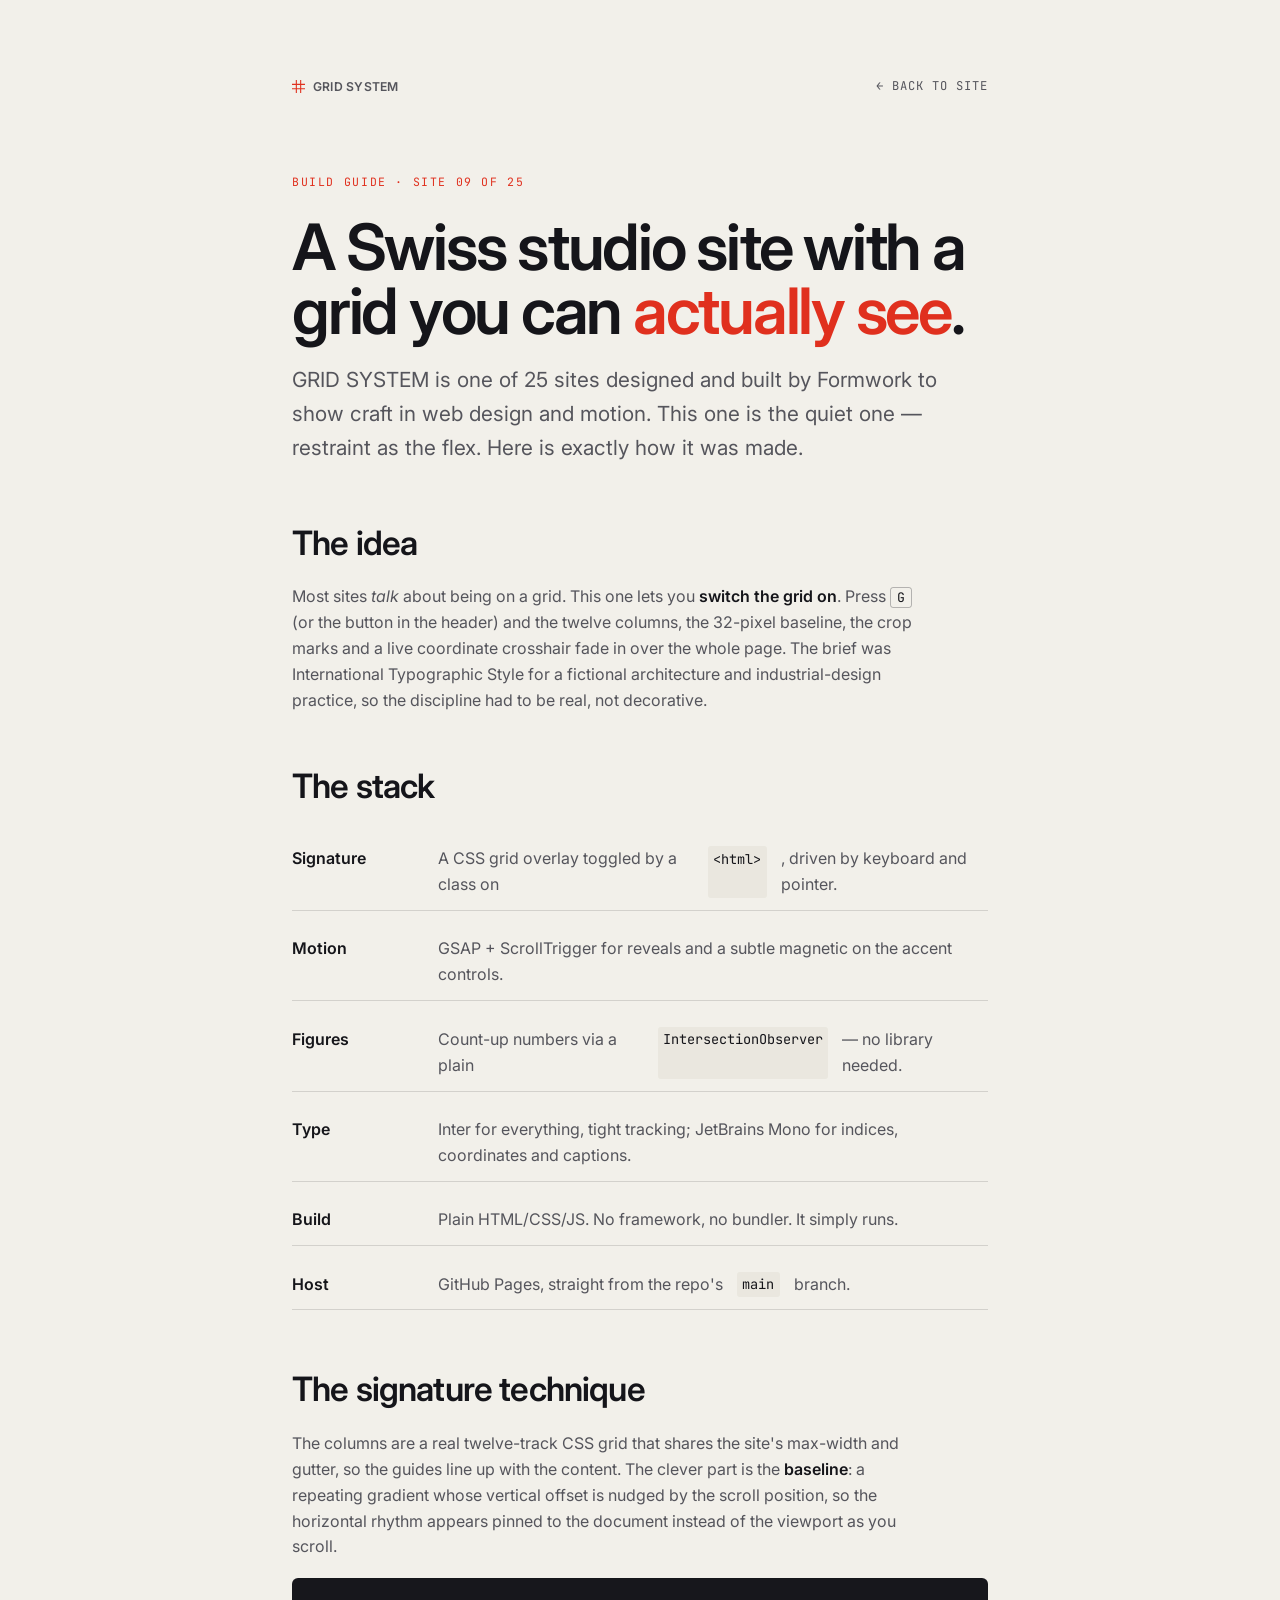
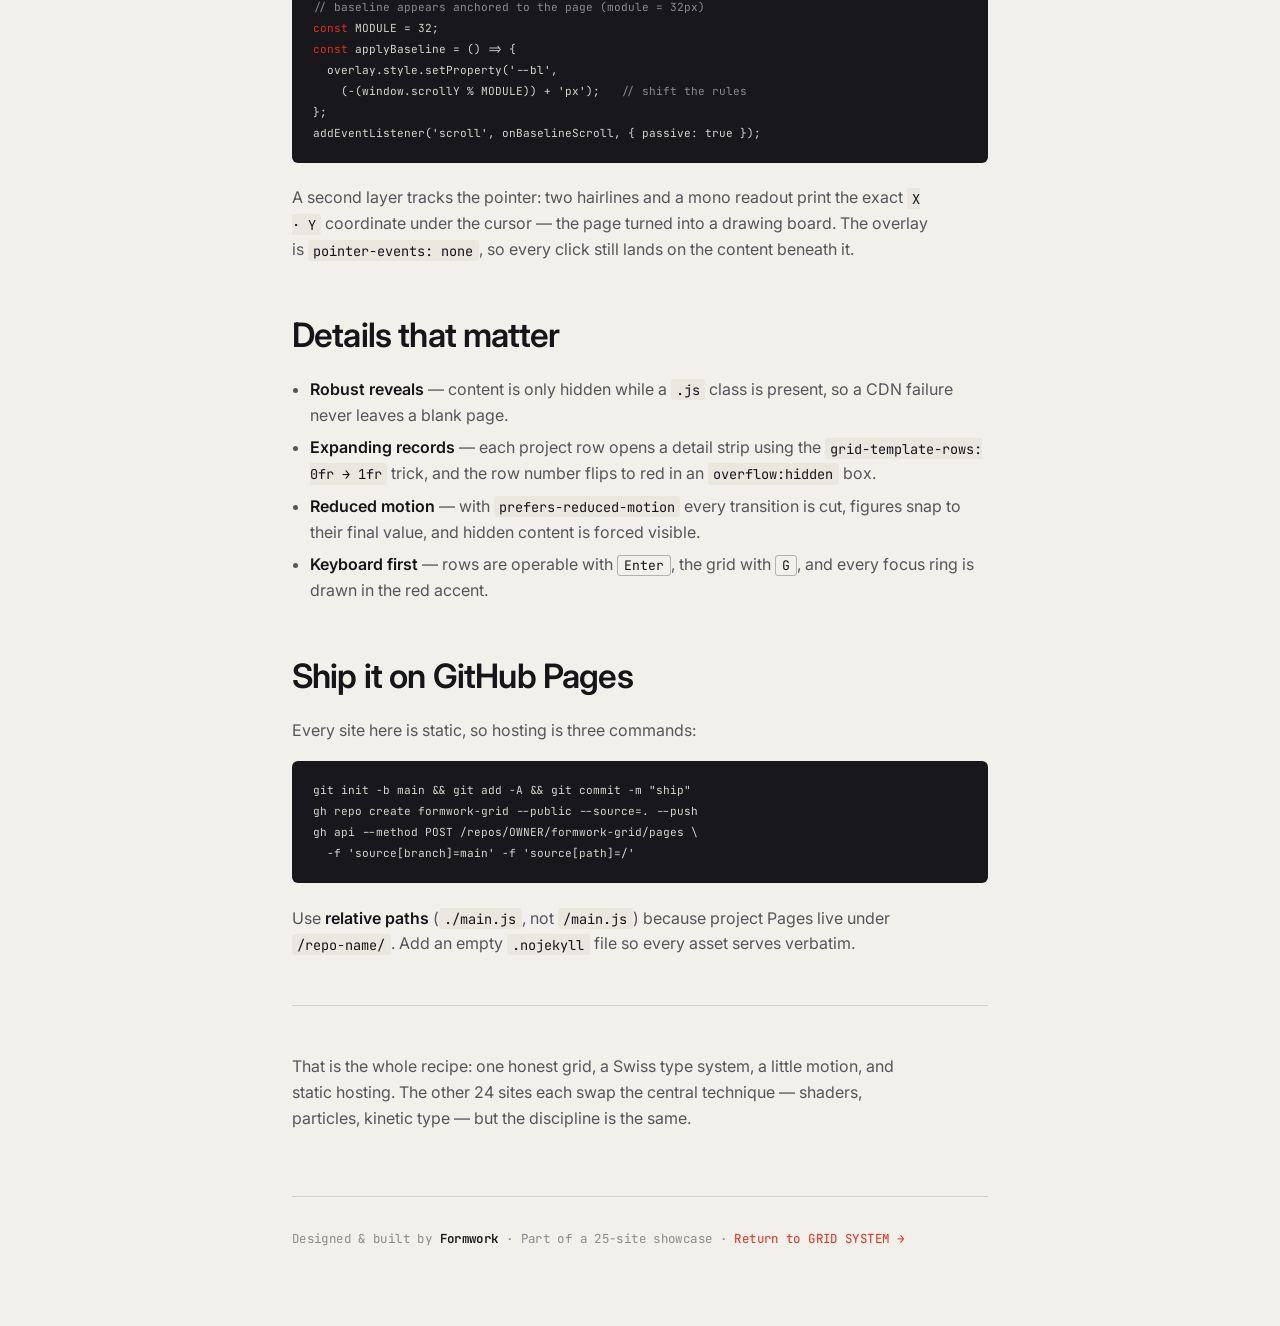
<file: guide/index.html>
<!doctype html>
<html lang="en">
<head>
<meta charset="utf-8" />
<meta name="viewport" content="width=device-width, initial-scale=1" />
<title>GRID SYSTEM — Guide · How this was built</title>
<meta name="description" content="How the GRID SYSTEM site was designed and built by Formwork: a toggleable modular grid overlay, a Swiss type system, count-up figures, and GitHub Pages." />
<link rel="preconnect" href="https://fonts.googleapis.com" />
<link rel="preconnect" href="https://fonts.gstatic.com" crossorigin />
<link href="https://fonts.googleapis.com/css2?family=Inter:wght@400;500;600;700&family=JetBrains+Mono:wght@400;500&display=swap" rel="stylesheet" />
<style>
  :root{
    --paper:#f2f0ea;--paper-2:#eae7df;--ink:#15151a;--dim:#55555c;--faint:#8a8a90;
    --accent:#e0301e;--line:rgba(21,21,26,.14);--line-2:rgba(21,21,26,.28);
    --mono:"JetBrains Mono",ui-monospace,Menlo,monospace;--sans:"Inter",system-ui,sans-serif;
  }
  *{box-sizing:border-box;margin:0;padding:0}
  body{background:var(--paper);color:var(--ink);font-family:var(--sans);font-weight:400;
    line-height:1.62;-webkit-font-smoothing:antialiased}
  a{color:var(--accent);text-decoration:none}
  a:hover{text-decoration:underline}
  ::selection{background:var(--accent);color:var(--paper)}
  .wrap{max-width:760px;margin:0 auto;padding:clamp(28px,6vw,80px) clamp(20px,5vw,32px)}
  .top{display:flex;justify-content:space-between;align-items:center;font-family:var(--mono);
    font-size:.76rem;letter-spacing:.08em;text-transform:uppercase;color:var(--faint);
    margin-bottom:clamp(40px,8vh,84px)}
  .top a{color:var(--dim)}
  .brand{display:inline-flex;align-items:center;gap:8px;color:var(--ink);font-weight:600;letter-spacing:.02em;text-transform:none;font-family:var(--sans)}
  .brand svg{color:var(--accent)}
  .tag{display:inline-block;font-family:var(--mono);font-size:.72rem;letter-spacing:.14em;
    text-transform:uppercase;color:var(--accent);margin-bottom:1.4rem}
  h1{font-weight:600;font-size:clamp(2.4rem,7vw,4rem);line-height:1.0;letter-spacing:-.035em;margin-bottom:1.3rem}
  h1 em{color:var(--accent);font-style:normal}
  .lede{font-size:clamp(1.08rem,2.2vw,1.3rem);color:var(--dim);max-width:56ch;margin-bottom:3.2rem}
  h2{font-weight:600;font-size:clamp(1.5rem,4vw,2.1rem);letter-spacing:-.025em;margin:2.8rem 0 .9rem}
  p{color:var(--dim);margin:0 0 1.1rem;max-width:64ch}
  strong{color:var(--ink);font-weight:600}
  ul,ol{color:var(--dim);margin:0 0 1.2rem 1.1rem}
  li{margin:.42rem 0}
  code{font-family:var(--mono);font-size:.85em;background:var(--paper-2);padding:.12em .4em;
    border-radius:3px;color:var(--ink)}
  pre{background:#17171c;border:1px solid var(--line-2);border-radius:6px;padding:18px 20px;
    overflow-x:auto;margin:0 0 1.4rem;font-size:.82rem;line-height:1.6}
  pre code{background:none;padding:0;color:#d8d5cc}
  pre .c{color:#8a8a90}
  pre .k{color:#e0301e}
  .rule{height:1px;background:var(--line);margin:3rem 0}
  .stack{list-style:none;margin:0 0 1.2rem;padding:0;display:grid;gap:0}
  .stack li{display:flex;gap:14px;padding:12px 0;border-bottom:1px solid var(--line)}
  .stack b{color:var(--ink);font-weight:600;min-width:132px;display:inline-block}
  kbd{font-family:var(--mono);font-size:.82em;border:1px solid var(--line-2);border-radius:3px;
    padding:1px 6px;background:var(--paper);color:var(--ink)}
  footer{margin-top:4rem;padding-top:2rem;border-top:1px solid var(--line);font-family:var(--mono);
    font-size:.78rem;letter-spacing:.03em;color:var(--faint)}
</style>
</head>
<body>
<div class="wrap">
  <div class="top">
    <a class="brand" href="../">
      <svg viewBox="0 0 12 12" width="13" height="13" aria-hidden="true"><path d="M0 4h12M0 8h12M4 0v12M8 0v12" stroke="currentColor" stroke-width="1" fill="none"/></svg>
      GRID SYSTEM
    </a>
    <a href="../">← Back to site</a>
  </div>

  <span class="tag">Build guide · Site 09 of 25</span>
  <h1>A Swiss studio site with a grid you can <em>actually see</em>.</h1>
  <p class="lede">GRID SYSTEM is one of 25 sites designed and built by Formwork to show craft in
    web design and motion. This one is the quiet one — restraint as the flex. Here is exactly how it was made.</p>

  <h2>The idea</h2>
  <p>Most sites <em>talk</em> about being on a grid. This one lets you <strong>switch the grid on</strong>.
    Press <kbd>G</kbd> (or the button in the header) and the twelve columns, the 32-pixel baseline, the crop
    marks and a live coordinate crosshair fade in over the whole page. The brief was International Typographic
    Style for a fictional architecture and industrial-design practice, so the discipline had to be real, not decorative.</p>

  <h2>The stack</h2>
  <ul class="stack">
    <li><b>Signature</b> A CSS grid overlay toggled by a class on <code>&lt;html&gt;</code>, driven by keyboard and pointer.</li>
    <li><b>Motion</b> GSAP + ScrollTrigger for reveals and a subtle magnetic on the accent controls.</li>
    <li><b>Figures</b> Count-up numbers via a plain <code>IntersectionObserver</code> — no library needed.</li>
    <li><b>Type</b> Inter for everything, tight tracking; JetBrains Mono for indices, coordinates and captions.</li>
    <li><b>Build</b> Plain HTML/CSS/JS. No framework, no bundler. It simply runs.</li>
    <li><b>Host</b> GitHub Pages, straight from the repo's <code>main</code> branch.</li>
  </ul>

  <h2>The signature technique</h2>
  <p>The columns are a real twelve-track CSS grid that shares the site's max-width and gutter, so the guides
    line up with the content. The clever part is the <strong>baseline</strong>: a repeating gradient whose
    vertical offset is nudged by the scroll position, so the horizontal rhythm appears pinned to the document
    instead of the viewport as you scroll.</p>
  <pre><code><span class="c">// baseline appears anchored to the page (module = 32px)</span>
<span class="k">const</span> MODULE = 32;
<span class="k">const</span> applyBaseline = () =&gt; {
  overlay.style.setProperty('--bl',
    (-(window.scrollY % MODULE)) + 'px');   <span class="c">// shift the rules</span>
};
addEventListener('scroll', onBaselineScroll, { passive: true });</code></pre>
  <p>A second layer tracks the pointer: two hairlines and a mono readout print the exact
    <code>X · Y</code> coordinate under the cursor — the page turned into a drawing board. The overlay is
    <code>pointer-events: none</code>, so every click still lands on the content beneath it.</p>

  <h2>Details that matter</h2>
  <ul>
    <li><strong>Robust reveals</strong> — content is only hidden while a <code>.js</code> class is present, so a CDN failure never leaves a blank page.</li>
    <li><strong>Expanding records</strong> — each project row opens a detail strip using the <code>grid-template-rows: 0fr → 1fr</code> trick, and the row number flips to red in an <code>overflow:hidden</code> box.</li>
    <li><strong>Reduced motion</strong> — with <code>prefers-reduced-motion</code> every transition is cut, figures snap to their final value, and hidden content is forced visible.</li>
    <li><strong>Keyboard first</strong> — rows are operable with <kbd>Enter</kbd>, the grid with <kbd>G</kbd>, and every focus ring is drawn in the red accent.</li>
  </ul>

  <h2>Ship it on GitHub Pages</h2>
  <p>Every site here is static, so hosting is three commands:</p>
  <pre><code>git init -b main &amp;&amp; git add -A &amp;&amp; git commit -m "ship"
gh repo create formwork-grid --public --source=. --push
gh api --method POST /repos/OWNER/formwork-grid/pages \
  -f 'source[branch]=main' -f 'source[path]=/'</code></pre>
  <p>Use <strong>relative paths</strong> (<code>./main.js</code>, not <code>/main.js</code>) because project
    Pages live under <code>/repo-name/</code>. Add an empty <code>.nojekyll</code> file so every asset serves verbatim.</p>

  <div class="rule"></div>
  <p>That is the whole recipe: one honest grid, a Swiss type system, a little motion, and static hosting.
    The other 24 sites each swap the central technique — shaders, particles, kinetic type — but the
    discipline is the same.</p>

  <footer>Designed &amp; built by <strong>Formwork</strong> · Part of a 25-site showcase · <a href="../">Return to GRID SYSTEM →</a></footer>
</div>
</body>
</html>
</file>
